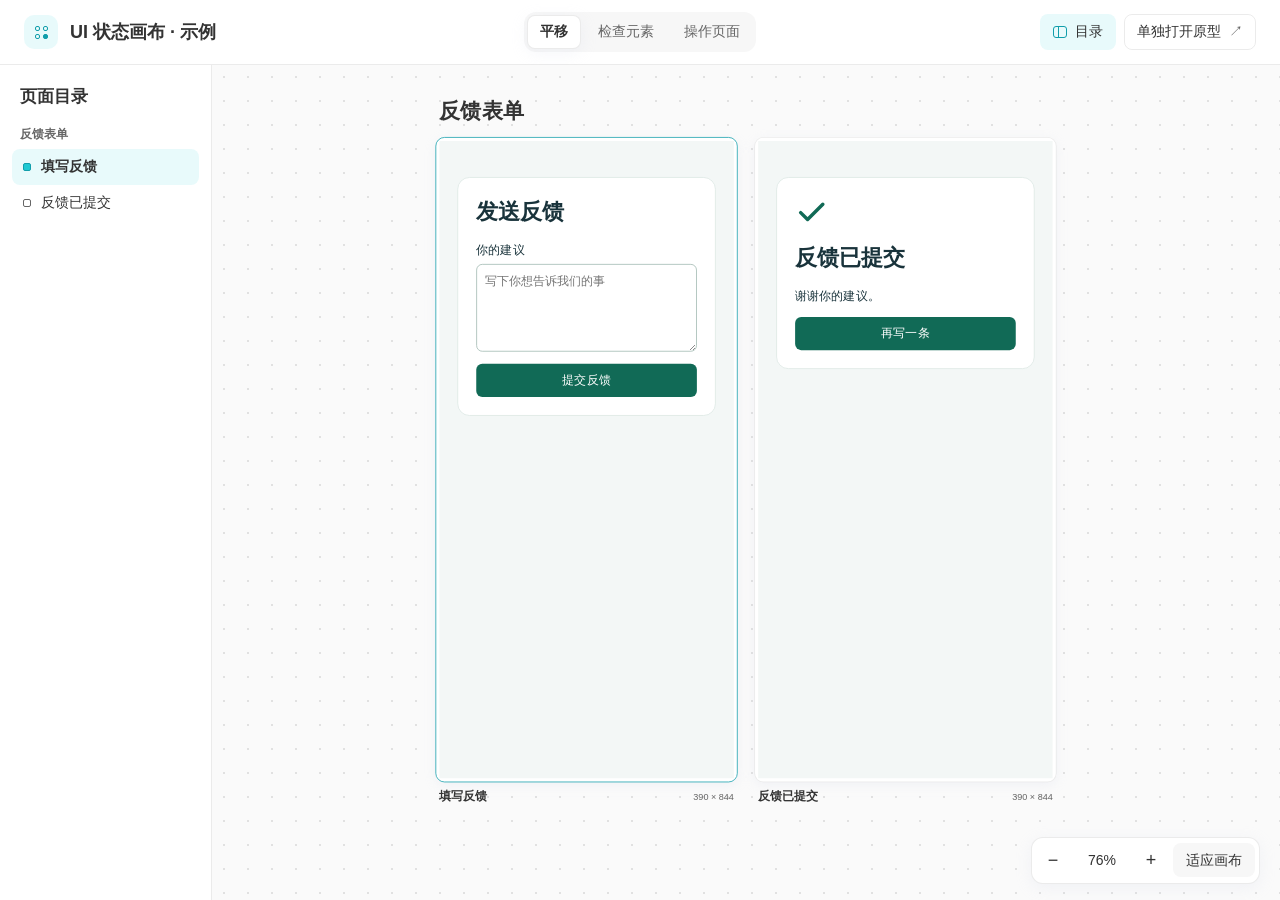
<file: skills/ui-state-board/assets/canvas/index.html>
<!doctype html>
<html lang="zh-CN">
<head>
  <meta charset="utf-8">
  <meta name="viewport" content="width=device-width, initial-scale=1">
  <title>UI 状态画布</title>
  <link rel="stylesheet" href="canvas.css">
  <script src="canvas.js" defer></script>
</head>
<body>
  <header class="toolbar">
    <div class="board-heading">
      <span class="board-mark" aria-hidden="true"><i></i><i></i><i></i><i></i></span>
      <h1 id="board-title">UI 状态画布</h1>
    </div>
    <div class="mode-control" role="group" aria-label="画布模式">
      <button type="button" data-mode="pan" aria-pressed="true">平移</button>
      <button type="button" data-mode="inspect" aria-pressed="false">检查元素</button>
      <button type="button" data-mode="interact" aria-pressed="false">操作页面</button>
    </div>
    <div class="toolbar-actions">
      <button type="button" id="directory-toggle" aria-controls="directory" aria-expanded="true"><span class="directory-icon" aria-hidden="true"></span>目录</button>
      <a id="prototype-link" class="prototype-link" target="_blank" rel="noopener" hidden>单独打开原型<span aria-hidden="true">↗</span></a>
    </div>
  </header>

  <main class="workspace">
    <nav id="directory" class="directory" aria-labelledby="directory-title">
      <h2 id="directory-title">页面目录</h2>
      <div id="directory-groups"></div>
    </nav>
    <div class="canvas-panel">
      <div id="viewport" class="viewport" data-mode="pan" aria-label="状态画布">
        <div id="scene" class="scene"></div>
        <p id="board-message" class="board-message" role="status" hidden></p>
      </div>
      <div class="canvas-footer">
        <div class="zoom-control" role="group" aria-label="画布缩放">
          <button type="button" id="zoom-out" aria-label="缩小">−</button>
          <button type="button" id="zoom-reset" aria-label="恢复到 100%" title="恢复到 100%">100%</button>
          <button type="button" id="zoom-in" aria-label="放大">+</button>
          <button type="button" id="zoom-fit">适应画布</button>
        </div>
      </div>
    </div>
    <aside id="inspector" class="inspector" aria-label="元素检查" hidden>
      <h2>元素检查</h2>
      <label for="state-select">页面 / 状态</label>
      <select id="state-select"></select>
      <p id="frame-summary" class="summary" role="status"></p>
      <label for="element-select">页面元素</label>
      <select id="element-select" disabled></select>
      <dl id="selection-details" hidden>
        <dt>元素 ID</dt><dd id="selected-id"></dd>
        <dt>标签</dt><dd id="selected-tag"></dd>
      </dl>
      <div id="location-actions" class="location-actions" hidden>
        <button type="button" id="copy-location">复制组件 ID</button>
        <span id="copy-status" role="status"></span>
      </div>
    </aside>
  </main>
</body>
</html>
</file>
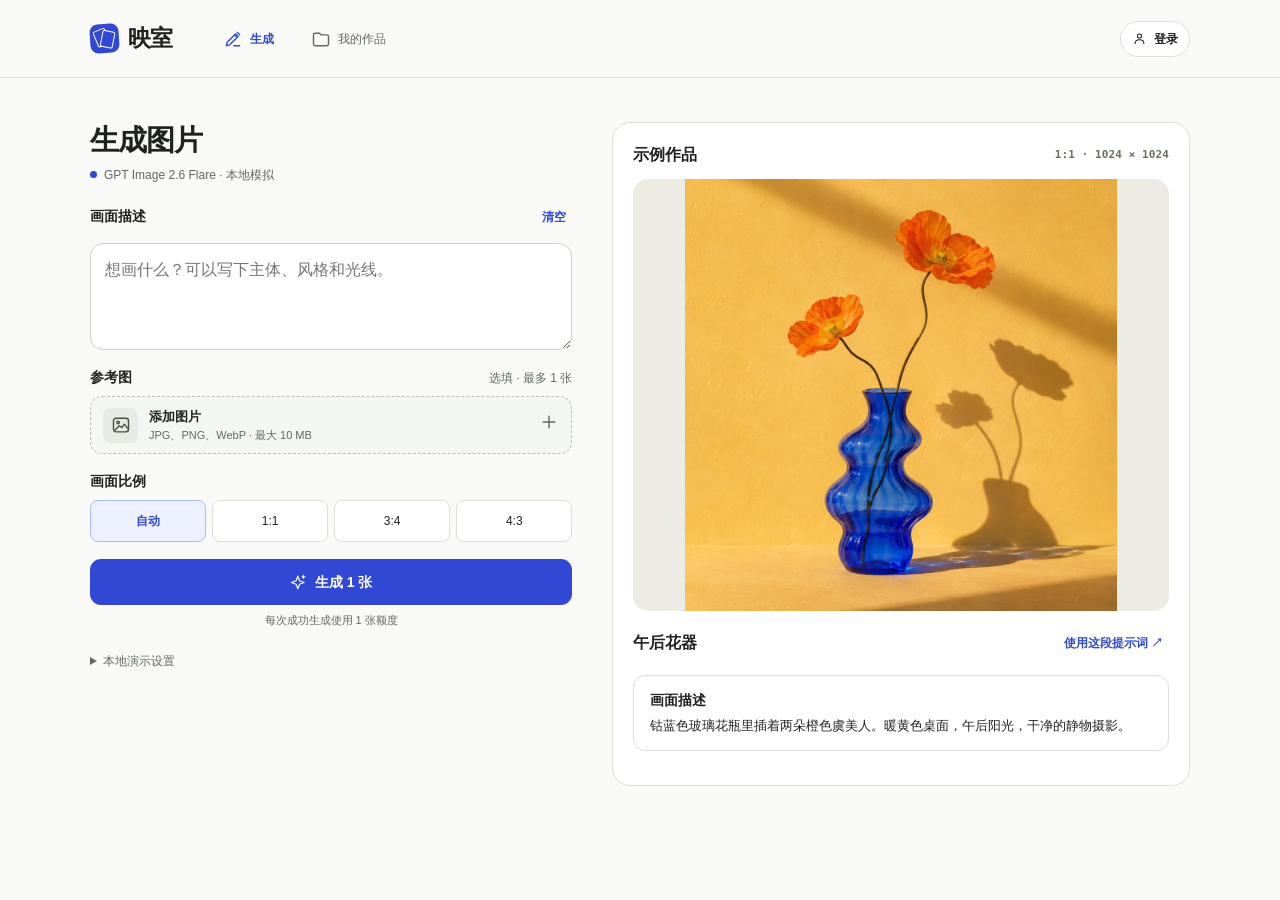
<file: examples/yingshi/studio.html>
<!doctype html>
<html id="studio-document" lang="zh-CN">
<head id="studio-head">
  <meta id="studio-charset" charset="utf-8">
  <meta id="studio-viewport" name="viewport" content="width=device-width,initial-scale=1,viewport-fit=cover">
  <meta id="studio-theme-color" name="theme-color" content="#f9faf7">
  <title id="studio-document-title">映室 · GPT 生图</title>
  <link rel="stylesheet" id="studio-style-theme" href="app/theme.css">
  <link rel="stylesheet" id="studio-style-screen" href="app/screen.css">
  <script defer id="studio-script-sample" src="app/assets/sample.js"></script>
  <script defer id="studio-script-icons" src="app/icons.js"></script>
  <script defer id="studio-script-store" src="app/store.js"></script>
  <script defer id="studio-script-review" src="app/review.js"></script>
  <script defer id="studio-script-main" src="app/main.js"></script>
</head>
<body id="studio-body">
  <div id="studio" class="stage"><main id="studio-content" class="content">正在打开映室…</main></div>
  <dialog id="sheet" aria-labelledby="sheetTitle"></dialog>
  <div id="notice" role="status" aria-live="polite"></div>
  <noscript id="studio-noscript">请开启浏览器的 JavaScript 来体验映室。</noscript>
</body>
</html>
</file>
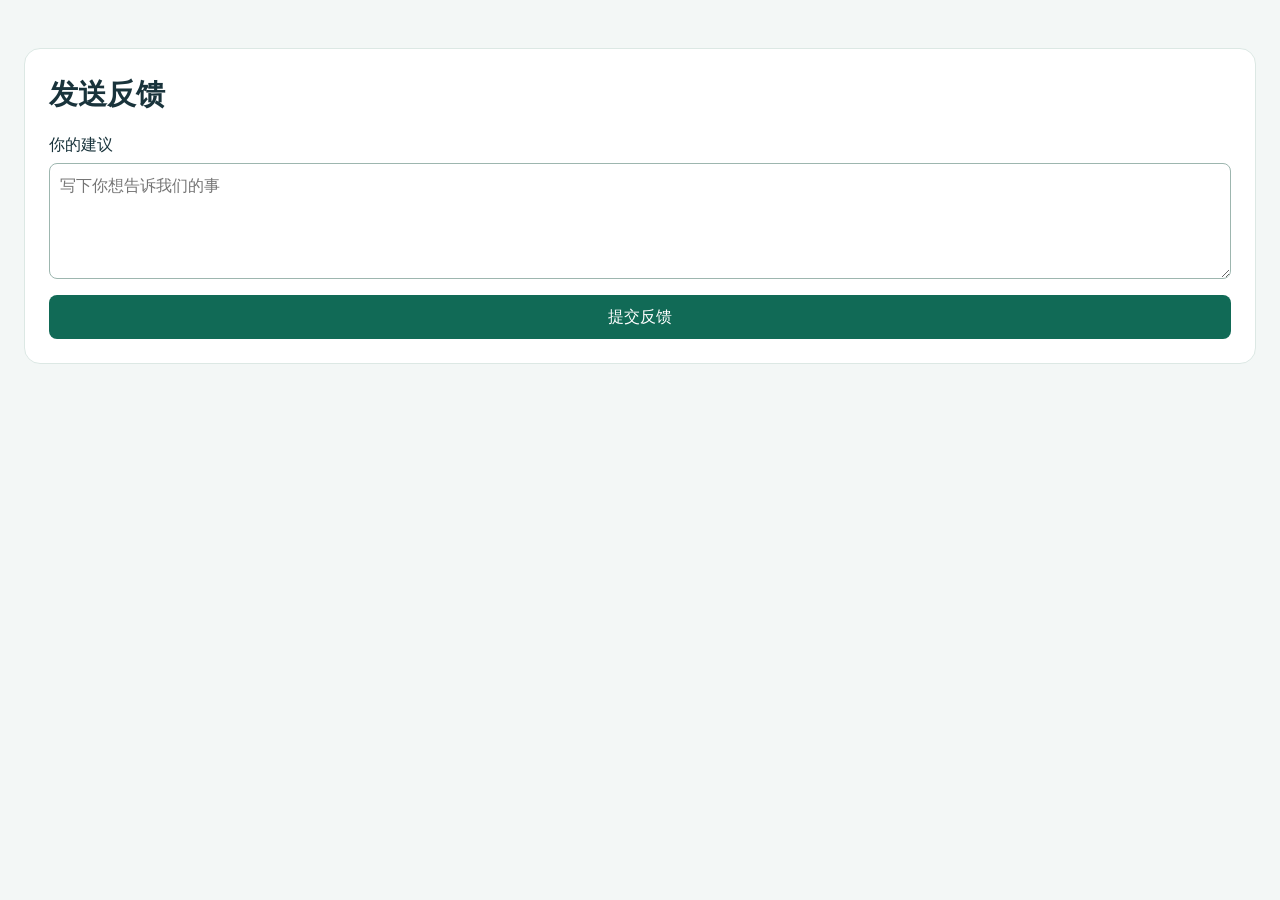
<file: skills/ui-state-board/assets/canvas/example/feedback.html>
<!doctype html>
<html id="feedback-document" lang="zh-CN">
<head id="feedback-head">
  <meta id="feedback-charset" charset="utf-8">
  <meta id="feedback-viewport" name="viewport" content="width=device-width, initial-scale=1">
  <title id="feedback-title">反馈表单</title>
  <style id="feedback-styles">
    * { box-sizing: border-box; }
    body {
      margin: 0;
      min-height: 100vh;
      padding: 48px 24px;
      color: #19333b;
      background: #f3f7f6;
      font: 16px/1.5 system-ui, sans-serif;
    }
    [hidden] { display: none !important; }
    main { padding: 24px; background: white; border: 1px solid #dce8e4; border-radius: 16px; }
    h1 { margin: 0 0 14px; font-size: 29px; }
    label { display: block; margin: 16px 0 6px; }
    textarea { display: block; width: 100%; min-height: 116px; padding: 10px; border: 1px solid #9db6af; border-radius: 8px; font: inherit; }
    button { display: block; width: 100%; margin-top: 16px; padding: 10px; border: 0; border-radius: 8px; background: #116a56; color: white; font: inherit; cursor: pointer; }
    svg { display: block; width: 44px; height: 44px; margin-bottom: 16px; color: #116a56; }
  </style>
</head>
<body id="feedback-body">
  <main id="feedback-card">
    <form id="feedback-form">
      <h1 id="form-title">发送反馈</h1>
      <label id="message-label" for="message">你的建议</label>
      <textarea id="message" name="message" required placeholder="写下你想告诉我们的事"></textarea>
      <button id="submit-button" type="submit">提交反馈</button>
    </form>
    <section id="success-note" hidden>
      <svg id="success-icon" viewBox="0 0 24 24" aria-hidden="true">
        <path id="success-check" fill="none" stroke="currentColor" stroke-width="2.5" stroke-linecap="round" stroke-linejoin="round" d="m4 12 5 5L20 6"></path>
      </svg>
      <h1 id="success-title">反馈已提交</h1>
      <p id="success-description">谢谢你的建议。</p>
      <button id="return-button" type="button">再写一条</button>
    </section>
  </main>
  <script id="feedback-script">
    const form = document.getElementById("feedback-form");
    const success = document.getElementById("success-note");

    function showSent(sent) {
      form.hidden = sent;
      success.hidden = !sent;
    }

    showSent(new URL(location.href).searchParams.get("state") === "sent");
    form.addEventListener("submit", event => {
      event.preventDefault();
      showSent(true);
      document.getElementById("return-button").focus();
    });
    document.getElementById("return-button").addEventListener("click", () => {
      form.reset();
      showSent(false);
      document.getElementById("message").focus();
    });
  </script>
</body>
</html>
</file>
<file: skills/ui-state-board/assets/canvas/canvas.css>
:root {
  color-scheme: light dark;
  font-family: "PingFang SC", -apple-system, BlinkMacSystemFont, "Microsoft YaHei", sans-serif;

  /* 豆比豆主题：页面、导航、品牌、文字与状态色。 */
  --canvas-bg: #fafafa;
  --surface: #fff;
  --control-bg: #f7f7f7;
  --text: #333;
  --muted: #666;
  --brand: #1fc8d2;
  --brand-soft: #1fc8d21a;
  --hover: #0000000d;
  --line: #00000014;
  --grid: #0000001a;
  --focus: #119eab;
  --error: #a92b2b;
  --error-bg: #ff5d5d1a;
  --shadow: 0 4px 16px #ccd2e733;
  --radius-control: 8px;
  --radius-panel: 12px;

  color: var(--text);
  background: var(--canvas-bg);
}

@media (prefers-color-scheme: dark) {
  :root {
    --canvas-bg: #1e1e1e;
    --surface: #2e2e2e;
    --control-bg: #3c3c3c;
    --text: #fff;
    --muted: #ffffff99;
    --hover: #ffffff0d;
    --line: #ffffff1f;
    --grid: #ffffff24;
    --focus: var(--brand);
    --error: #ff9b9d;
    --error-bg: #f13d401a;
    --shadow: 0 4px 16px #00000014;
  }
}

* { box-sizing: border-box; }
[hidden] { display: none !important; }

body {
  margin: 0;
  height: 100vh;
  height: 100dvh;
  display: grid;
  grid-template-rows: auto minmax(0, 1fr);
}

button, select { font: inherit; color: inherit; }

button, .prototype-link {
  min-height: 36px;
  border: 1px solid transparent;
  border-radius: var(--radius-control);
  padding: 5px 12px;
  color: inherit;
  background: transparent;
  cursor: pointer;
  font-size: 14px;
  line-height: 1.4;
}

button:hover, .prototype-link:hover { background: var(--hover); }

button:focus-visible, select:focus-visible, .prototype-link:focus-visible {
  outline: 2px solid var(--focus);
  outline-offset: 2px;
}

.toolbar {
  display: grid;
  grid-template-columns: minmax(0, 1fr) auto minmax(0, 1fr);
  align-items: center;
  gap: 16px;
  padding: 12px 24px;
  border-bottom: 1px solid var(--line);
  background: var(--surface);
}

.board-heading, .toolbar-actions {
  min-width: 0;
  display: flex;
  align-items: center;
  gap: 12px;
}

.toolbar h1 {
  min-width: 0;
  margin: 0;
  overflow: hidden;
  font-size: 18px;
  font-weight: 600;
  text-overflow: ellipsis;
  white-space: nowrap;
}

.board-mark {
  flex: none;
  display: grid;
  grid-template-columns: repeat(2, 5px);
  grid-auto-rows: 5px;
  place-content: center;
  gap: 3px;
  width: 34px;
  height: 34px;
  border-radius: 10px;
  background: var(--brand-soft);
}

.board-mark i {
  border: 1px solid var(--focus);
  border-radius: 2px;
}

.board-mark i:last-child { background: var(--focus); }

.mode-control {
  display: flex;
  gap: 4px;
  padding: 3px;
  border-radius: var(--radius-panel);
  background: var(--control-bg);
}

.mode-control button {
  min-height: 34px;
  color: var(--muted);
  white-space: nowrap;
}

.mode-control [aria-pressed="true"] {
  border-color: var(--line);
  color: var(--text);
  background: var(--surface);
  box-shadow: var(--shadow);
  font-weight: 600;
}

.toolbar-actions {
  justify-content: flex-end;
  gap: 8px;
}

#directory-toggle, .prototype-link {
  display: inline-flex;
  align-items: center;
  justify-content: center;
  gap: 8px;
  white-space: nowrap;
}

#directory-toggle { border-color: var(--line); }

#directory-toggle[aria-expanded="true"] {
  border-color: transparent;
  background: var(--brand-soft);
}

.directory-icon {
  width: 14px;
  height: 12px;
  border: 1px solid currentColor;
  border-radius: 3px;
  color: var(--muted);
}

.directory-icon::before {
  content: "";
  display: block;
  width: 4px;
  height: 100%;
  border-right: 1px solid currentColor;
}

[aria-expanded="true"] > .directory-icon { color: var(--focus); }

.prototype-link {
  border-color: var(--line);
  text-decoration: none;
}

.prototype-link span { color: var(--muted); }

.workspace { display: flex; min-width: 0; min-height: 0; position: relative; }

.directory, .inspector {
  min-width: 0;
  overflow: auto;
  background: var(--surface);
  scrollbar-width: thin;
}

.directory {
  flex: 0 0 212px;
  display: flex;
  flex-direction: column;
  padding: 20px 12px;
  border-right: 1px solid var(--line);
}

.directory h2, .inspector h2 {
  font-size: 17px;
  font-weight: 600;
}

.directory h2 { margin: 0 8px 16px; }
#directory-groups {
  min-height: 0;
  overflow: auto;
  margin-inline: -3px;
  padding: 2px 3px;
  scrollbar-width: thin;
}

.directory-group + .directory-group { margin-top: 20px; }

.directory-group h3 {
  margin: 0 8px 6px;
  color: var(--muted);
  font-size: 12px;
  font-weight: 600;
  overflow-wrap: anywhere;
}

.directory-group button {
  display: flex;
  align-items: center;
  gap: 10px;
  width: 100%;
  padding-inline: 10px;
  text-align: left;
  overflow-wrap: anywhere;
}

.directory-group button::before {
  content: "";
  flex: none;
  width: 6px;
  height: 6px;
  border: 1px solid var(--muted);
  border-radius: 2px;
}

.directory-group [aria-current="true"] {
  background: var(--brand-soft);
  font-weight: 600;
}

.directory-group [aria-current="true"]::before {
  border-color: var(--focus);
  background: var(--brand);
}

.canvas-panel {
  flex: 1;
  display: grid;
  grid-template-rows: minmax(0, 1fr) auto;
  min-width: 0;
  min-height: 0;
  background-color: var(--canvas-bg);
  background-image: radial-gradient(var(--grid) 1px, transparent 1px);
  background-size: 24px 24px;
}

.viewport {
  position: relative;
  overflow: hidden;
  touch-action: none;
  cursor: grab;
}

.viewport.is-dragging { cursor: grabbing; user-select: none; }

.scene {
  position: absolute;
  top: 0;
  left: 0;
  width: max-content;
  display: grid;
  gap: 64px;
  transform-origin: top left;
}

.group h2 { margin: 0 0 20px; font-size: 28px; font-weight: 600; }
.states { display: grid; gap: 32px; align-items: start; }
.state { margin: 0; }

.screen {
  position: relative;
  isolation: isolate;
  background: #fff;
}

.screen::after {
  position: absolute;
  inset: -5px;
  z-index: -1;
  border: 1px solid var(--line);
  border-radius: var(--radius-panel);
  background: var(--surface);
  box-shadow: var(--shadow);
  pointer-events: none;
  content: "";
}

.state.is-current .screen::after {
  border-color: var(--focus);
}

.screen iframe { display: block; border: 0; }
.hit-layer { position: absolute; inset: 0; }
.viewport[data-mode="inspect"] .hit-layer { cursor: crosshair; }
.viewport[data-mode="interact"] .hit-layer { pointer-events: none; }

.state figcaption {
  display: flex;
  justify-content: space-between;
  align-items: baseline;
  gap: 8px;
  margin-top: 14px;
  font-size: 16px;
  font-weight: 600;
  overflow-wrap: anywhere;
}

.dimensions {
  color: var(--muted);
  font-size: 12px;
  font-weight: 400;
  font-variant-numeric: tabular-nums;
  white-space: nowrap;
}

.selection-layer { position: absolute; inset: 0; pointer-events: none; overflow: hidden; }
.selection-box {
  position: absolute;
  outline: 2px solid var(--brand);
  background: var(--brand-soft);
}

.canvas-footer {
  display: flex;
  justify-content: flex-end;
  padding: 0 20px 16px;
}

.zoom-control {
  display: flex;
  align-items: center;
  gap: 2px;
  padding: 4px;
  border: 1px solid var(--line);
  border-radius: var(--radius-panel);
  background: var(--surface);
  box-shadow: var(--shadow);
}

.zoom-control button { min-height: 34px; white-space: nowrap; }
#zoom-out, #zoom-in { width: 34px; padding-inline: 0; font-size: 18px; }
#zoom-reset { min-width: 60px; font-variant-numeric: tabular-nums; }
#zoom-fit { margin-left: 3px; background: var(--control-bg); }
#zoom-fit:hover { background: var(--hover); }

.inspector {
  flex: 0 0 272px;
  padding: 20px 16px;
  border-left: 1px solid var(--line);
  font-size: 14px;
}

.inspector h2 { margin: 0 0 20px; }
.inspector label { display: block; margin-bottom: 6px; font-weight: 600; }

.inspector select {
  display: block;
  width: 100%;
  min-height: 38px;
  padding: 6px 8px;
  border-radius: var(--radius-control);
  border: 1px solid var(--line);
  background: var(--control-bg);
}

.inspector select:disabled { opacity: 0.65; }
.summary { margin: 8px 0 14px; color: var(--muted); line-height: 1.5; }

.summary[data-issue="true"] {
  padding: 8px 10px;
  border-radius: var(--radius-control);
  color: var(--error);
  background: var(--error-bg);
}

.summary[hidden] + label { margin-top: 16px; }

.inspector dl {
  display: grid;
  grid-template-columns: minmax(max-content, auto) minmax(0, 1fr);
  gap: 8px 12px;
  margin: 16px 0 12px;
  padding: 12px;
  border: 1px solid var(--line);
  border-radius: var(--radius-panel);
  background: var(--canvas-bg);
}

.inspector dt { color: var(--muted); }
.inspector dd { margin: 0; font: 12px/1.6 ui-monospace, monospace; overflow-wrap: anywhere; }
.location-actions { display: grid; gap: 8px; }

.location-actions button {
  color: #202020;
  background: var(--brand);
  font-weight: 600;
}

.location-actions button:hover { border-color: var(--focus); }
#copy-status { color: var(--muted); }

.board-message {
  position: absolute;
  inset: 0 auto auto 0;
  max-width: calc(100% - 32px);
  margin: 16px;
  padding: 12px 16px;
  background: var(--surface);
  border: 1px solid var(--line);
  border-radius: var(--radius-panel);
  box-shadow: var(--shadow);
  cursor: default;
}

@media (max-width: 940px) {
  .toolbar { grid-template-columns: minmax(0, 1fr) auto; padding: 10px 16px; gap: 8px; }
  .mode-control { grid-area: 2 / 1 / 3 / -1; justify-self: center; }
  .toolbar-actions { grid-area: 1 / 2; }
}

@media (max-width: 820px) {
  .workspace { flex-direction: column; }

  .directory {
    position: absolute;
    z-index: 1;
    inset: 0 auto 0 0;
    width: min(212px, 70vw);
    box-shadow: var(--shadow);
  }

  .canvas-footer { justify-content: center; padding: 0 8px 8px; }
  .inspector {
    flex: 0 0 auto;
    max-height: 44%;
    padding: 12px 16px;
    border: 0;
    border-top: 1px solid var(--line);
  }

  .inspector h2 { margin-bottom: 12px; }
  .summary[hidden] + label { margin-top: 12px; }
  .inspector dl { margin: 12px 0 8px; padding: 8px 12px; }
}

@media (max-width: 640px) {
  .toolbar { padding-inline: 12px; }
  .toolbar h1 { font-size: 15px; }
  .board-heading { gap: 8px; }
  .board-mark { width: 28px; height: 28px; }
  .toolbar-actions { gap: 4px; }
  #directory-toggle, .prototype-link { padding-inline: 8px; font-size: 12px; }
}
</file>
<file: examples/yingshi/app/theme.css>
*{box-sizing:border-box}
 :root{--ink:#20221f; --muted:#626764; --line:#dcdfd8; --paper:#f9faf7; --blue:#3148d5; --pale:#edf0ff; --font:"PingFang SC","Helvetica Neue",Arial,sans-serif}
body{margin:0; background:var(--paper); color:var(--ink); font:14px/1.5 var(--font); -webkit-font-smoothing:antialiased}
h1,h2,h3,p{margin:0}
button{font:inherit; color:inherit; background:none; border:0}
svg{width:20px; height:20px; stroke:currentColor; stroke-width:1.7; stroke-linecap:round; stroke-linejoin:round; fill:none; flex:none}
.mast{height:70px; padding:0 22px; display:flex; align-items:center; justify-content:space-between; border-bottom:1px solid var(--line); background:var(--paper)}
.brand,.row,.who,.meta,.cta,.ghost,.model,.tool,.navitem,.bar,.upload,.example,.status,.pair{display:flex; align-items:center}
.brand{gap:9px; font-size:23px; font-weight:800; letter-spacing:-1px}
.mark{display:inline-block; position:relative; width:29px; height:29px; overflow:hidden; background:var(--blue); border-radius:8px; transform:rotate(-4deg)}
.mark i{position:absolute; border:1.8px solid white; width:13px; height:17px; border-radius:2px; top:5px; left:5px; transform:rotate(-19deg)}
.mark i+i{left:11px; top:7px; transform:rotate(15deg); background:var(--blue)}
.who{gap:7px; background:white; border:1px solid var(--line); border-radius:99px; padding:6px 11px; font-size:12px; font-weight:600}
.who svg{width:15px; height:15px}
.content{padding:25px 22px 26px}
.head{margin-bottom:22px}
h1{font-size:29px; font-weight:730; line-height:1.27; letter-spacing:-1px}
h2{font-size:23px; letter-spacing:-.7px}
h3{font-size:16px}
.model{gap:7px; color:var(--muted); font-size:12px; margin-top:7px}
.model i{width:7px; height:7px; border-radius:50%; background:var(--blue)}
.block{margin-bottom:17px}
.row,.bar,.pair{justify-content:space-between; gap:12px}
.label{font-size:14px; font-weight:650}
.sub,.micro{font-size:12px; color:var(--muted)}
.padtop{margin-top:10px}
.box{margin-top:8px; position:relative; border:1px solid #cdd1cb; background:white; border-radius:13px; padding:13px 14px; min-height:95px; font-size:14px; line-height:1.65}
.ghostText{color:#777d79}
.use{font-size:12px; color:var(--blue); font-weight:600}
.upload{margin-top:8px; border:1px dashed #b9c1b8; border-radius:12px; min-height:57px; padding:10px 12px; gap:11px; background:#f4f6f1}
.tileIcon,.thumb{width:35px; height:35px; border-radius:8px; display:grid; place-items:center; color:#465044; background:#e7ebe3; flex:none}
.thumb{object-fit:cover}
.upload strong{font-size:13px}
.upload .micro{font-size:11px}
.end{margin-left:auto; color:var(--muted)}
.choice{display:flex; gap:6px; margin-top:8px}
.chip{flex:1; border:1px solid var(--line); border-radius:8px; padding:6px 2px; text-align:center; font-size:12px; line-height:20px; background:#fff}
.chip.sel{color:var(--blue); background:var(--pale); border-color:#aeb8f5; font-weight:650}
.cta,.ghost{width:100%; border-radius:11px; min-height:46px; justify-content:center; gap:8px; font-weight:650}
.cta{background:var(--blue); color:white}
.ghost{border:1px solid var(--line); background:white}
.ghost svg,.cta svg{width:17px; height:17px}
.cta.dim{background:#dadeea; color:#656c80}
.smallprint{text-align:center; font-size:11px; color:var(--muted); margin-top:7px}
.example{overflow:hidden; border:1px solid var(--line); background:#fff; border-radius:12px; margin-top:18px; gap:15px}
.example img{width:82px; height:74px; object-fit:cover}
.example strong{font-size:15px; display:block}
.example span{display:block; font-size:12px; color:var(--muted); margin-bottom:2px}
.example svg{margin-left:auto; margin-right:12px; width:16px; color:var(--muted)}
.navbar{border-top:1px solid var(--line); background:var(--paper); height:62px; display:flex; align-items:center; justify-content:space-around; margin-top:auto}
.navitem{gap:7px; color:var(--muted); font-size:12px}
.navitem.active{color:var(--blue); font-weight:650}
.stage{min-height:844px; display:flex; flex-direction:column; position:relative}
.alert{color:#923a26; background:#fcf0eb; border-radius:8px; margin-top:7px; padding:7px 10px; font-size:12px}
.dimlayer{position:absolute; inset:0; background:#151b264c; display:flex; align-items:flex-end; z-index:3}
.sheet{width:100%; border-radius:23px 23px 0 0; background:var(--paper); padding:10px 23px 26px; box-shadow:0 -8px 40px #19221615}
.handle{width:35px; height:4px; background:#c7cbc4; border-radius:99px; margin:0 auto 18px}
.x{width:30px; height:30px; border:1px solid var(--line); border-radius:50%; display:grid; place-items:center; color:var(--muted)}
.x svg{width:14px}
.desc{color:var(--muted); line-height:1.7; margin:8px 0 19px}
.field{border:1px solid #c9cec7; background:#fff; border-radius:10px; padding:12px 14px; min-height:45px; margin:8px 0 16px; color:var(--muted)}
.field.code{display:flex; justify-content:space-around; font-size:21px; letter-spacing:2px}
.sheet .ghost{margin-top:9px}
.package{border:1px solid #abb7fa; background:var(--pale); border-radius:14px; padding:17px; margin-bottom:15px}
.package .row{align-items:baseline}
.price{font-size:33px; letter-spacing:-1.4px; font-weight:720; color:var(--blue)}
.package strong{font-size:20px}
.package p{font-size:12px; margin-top:7px; color:#515b78}
.status{flex-direction:column; text-align:center; padding:24px 18px 26px}
.symbol{margin:0 auto 14px; background:var(--pale); color:var(--blue); width:55px; height:55px; border-radius:18px; display:grid; place-items:center}
.symbol svg{width:27px; height:27px}
.symbol.good{background:#e0f1df; color:#376c40}
.symbol.warn{background:#f9eadf; color:#915b39}
.statebody{background:#fff; border:1px solid var(--line); border-radius:16px; margin:20px 0 16px}
.pending-art{height:177px; display:grid; place-items:center; background:radial-gradient(#bdc7e2 1px,transparent 1px) 0 0/12px 12px,#eff1f9; border-radius:15px 15px 0 0; color:var(--blue)}
.pending-art .mark{transform:scale(2) rotate(-4deg); box-shadow:0 8px 20px #2735a820}
.status p{color:var(--muted); margin-top:8px; font-size:13px}
.status h2{font-size:21px}
.promptcard{border:1px solid var(--line); border-radius:12px; background:white; padding:14px 16px; margin:14px 0; font-size:13px}
.promptcard p{margin-top:5px}
.bar{margin-bottom:17px}
.back{display:flex; gap:6px; align-items:center; color:var(--muted); font-size:12px}
.back svg{width:15px}
.photo{width:100%; display:block; aspect-ratio:1; object-fit:cover; border-radius:15px}
.meta{color:var(--muted); font-size:12px; gap:7px; margin:9px 0 19px}
.dual{display:flex; gap:8px}
.dual>*{flex:1}
.cards{display:grid; grid-template-columns:1fr 1fr; gap:14px}
.card{background:white; border-radius:12px; overflow:hidden; border:1px solid var(--line)}
.card img{width:100%; display:block; aspect-ratio:1; object-fit:cover}
.card div{padding:10px 11px}
.card strong{font-size:14px; display:block}
.card span{font-size:11px; color:var(--muted)}
.empty{padding:45px 18px}
.balance{display:flex; justify-content:space-between; align-items:center; background:#edf1e9; padding:12px 15px; border-radius:12px; margin:15px 0 22px}
.balance .use{color:#33543c}
.note{margin:14px 0; font-size:12px; color:var(--muted)}
.desktop{max-width:1180px; width:100%; margin:0 auto; display:grid; grid-template-columns:.91fr 1.09fr; gap:40px; padding:48px 40px}
.deskform{padding-top:10px}
.desktop .preview{background:white; border:1px solid var(--line); padding:20px; border-radius:18px}
.desktop .preview .photo{height:410px; aspect-ratio:auto}
.desktop .preview .bar{margin-bottom:13px}
.desktop .example{display:none}
.desktop .navitem{font-size:14px}
.deskhead .brand{margin-right:45px}
.deskhead .row{gap:28px}
.deskhead{padding:0 max(40px,calc((100vw - 1100px)/2)); height:78px}
.toast{background:#e6f1e5; color:#335d36; margin-bottom:13px; padding:9px 12px; border-radius:9px; font-size:13px}
.count{font-size:12px; color:var(--muted)}
.listrow{padding:10px 0; border-bottom:1px solid var(--line)}
.listrow:last-child{border:0}
.fn{font:600 11px/1.5 ui-monospace,monospace; letter-spacing:.1px; color:#64705f}
.sheet .status{padding-top:8px; padding-bottom:16px}

.example{margin:0 0 20px; background:#faf4d9; border-color:#e6dec0; gap:16px}
.example img{width:119px; height:107px}
.example strong{font-size:20px; letter-spacing:-.5px}
.example span{margin-top:4px; color:#67624e}
.example .use{color:#343a26; font-size:11px; margin-top:9px}
.foldnote{margin:10px 0 18px; font-size:12px; color:var(--muted)}
.head:has(+.example){margin-bottom:15px}
.sheet .symbol{margin-top:4px}
.slim{margin-bottom:8px}
</file>
<file: examples/yingshi/app/screen.css>
:root { color-scheme:light }
button, a { cursor:pointer; -webkit-tap-highlight-color:transparent }
button, input, textarea, select { font-family:inherit }
button:focus-visible, a:focus-visible, select:focus-visible, input:focus-visible, textarea:focus-visible { outline:3px solid #8595ff; outline-offset:2px }
button:disabled { opacity:.55; cursor:default }
button:hover:not(:disabled), .download:hover { filter:brightness(.97) }
.cta:active:not(:disabled),.ghost:active { transform:translateY(1px) }
.stage { min-height:100vh; min-height:100dvh; }
.content { width:min(100%,620px); margin:0 auto; }
textarea.box { width:100%; resize:vertical; display:block; font-size:16px; color:var(--ink); }
.field { font-size:16px; display:block; width:100%; color:var(--ink) }
input.field.code { text-align:center; letter-spacing:7px }
.upload { width:100%; text-align:left; cursor:pointer; }
.uploadwrap { display:flex; align-items:center; gap:6px }
.uploadwrap .upload { flex:1; min-width:0 }
.upload strong { display:block; overflow:hidden; text-overflow:ellipsis; white-space:nowrap }
.upload .filemeta { min-width:0 }
button.example { width:100%; padding:0; text-align:left }
.example .use { display:block }
.chip { min-height:42px }
.who,.back,.use,.navitem { min-height:36px }
.navbar { position:sticky; bottom:0; z-index:2; padding-bottom:env(safe-area-inset-bottom); height:calc(62px + env(safe-area-inset-bottom)); flex-shrink:0 }
.navitem { min-width:82px; justify-content:center }
.navitem.active { font-weight:700 }
.mast { flex-shrink:0 }
.desktopnav,.preview { display:none }
dialog { border:none; padding:0; margin:auto 0 0; max-width:none; width:100%; max-height:90dvh; overflow:auto; color:var(--ink); background:var(--paper); border-radius:23px 23px 0 0; }
dialog::backdrop { background:#151b265c }
.sheet { border-radius:inherit; padding-bottom:max(26px,env(safe-area-inset-bottom)); }
.x { cursor:pointer; width:36px;height:36px; }
.sheet button+button { margin-top:8px }
.sheet .row button { margin:0 }
.details { margin-top:16px; color:var(--muted); font-size:12px }
.details summary { cursor:pointer; padding:7px 0; width:fit-content }
.details select { font-size:14px; border-radius:8px; border:1px solid var(--line); padding:8px; background:white; color:var(--ink) }
.details button { padding:6px; margin-right:8px; color:var(--blue); text-decoration:underline }
#notice:not(:empty) { position:fixed; z-index:8; bottom:80px; left:50%; transform:translateX(-50%); max-width:90%; background:#202921; color:white; padding:10px 18px; border-radius:12px; text-align:center }
.photo { aspect-ratio:auto;max-height:62vh;object-fit:contain;background:#edece4 }
.card { padding:0;text-align:left;min-width:0 }
.card strong { white-space:nowrap;text-overflow:ellipsis;overflow:hidden }
.dual a { text-decoration:none }
.promptcard p,.desc,.upload,.worktitle { overflow-wrap:anywhere }
.busyMark { animation:breathe 1.6s infinite alternate }
@keyframes breathe { to { opacity:.48; } }
@media(prefers-reduced-motion:reduce) { .busyMark { animation:none } }
@media(min-width:820px) {
 .mast { height:78px;padding:0 max(40px,calc((100vw - 1100px)/2));justify-content:flex-start;gap:35px }
 .mast .who { margin-left:auto }
 .desktopnav { display:flex;gap:16px }.navbar { display:none }
 .content { width:min(100%,1180px);padding:44px 40px 48px }
 .workspace { display:grid;grid-template-columns:minmax(0,.91fr) minmax(0,1.09fr);gap:40px;align-items:start }
 .workspace .example { display:none }
 .preview { display:block;background:white;border:1px solid var(--line);border-radius:18px;padding:20px }
 .preview .photo { max-height:432px }
 .preview .bar {margin-bottom:12px}.preview .bar.padtop {margin:14px 0 0}
 .reading { max-width:570px; margin:auto }
 dialog { margin:auto; width:420px; border-radius:18px } .handle { visibility:hidden }
 .cards { grid-template-columns:repeat(auto-fill,minmax(175px,1fr)) }
}
.sideEditor { display:none }
#sheetError:not(:empty) { background:#fcf0eb;color:#923a26;padding:9px 12px;margin-top:10px;border-radius:8px }
.brand { padding:0 }.example .use { min-height:auto }
.promptcard p { white-space:pre-wrap }.details p { margin-top:8px }
@media(min-width:820px) {
 .resultLayout .sideEditor { display:block }
 .resultPanel { padding:22px;background:white;border:1px solid var(--line);border-radius:18px }
}
</file>
